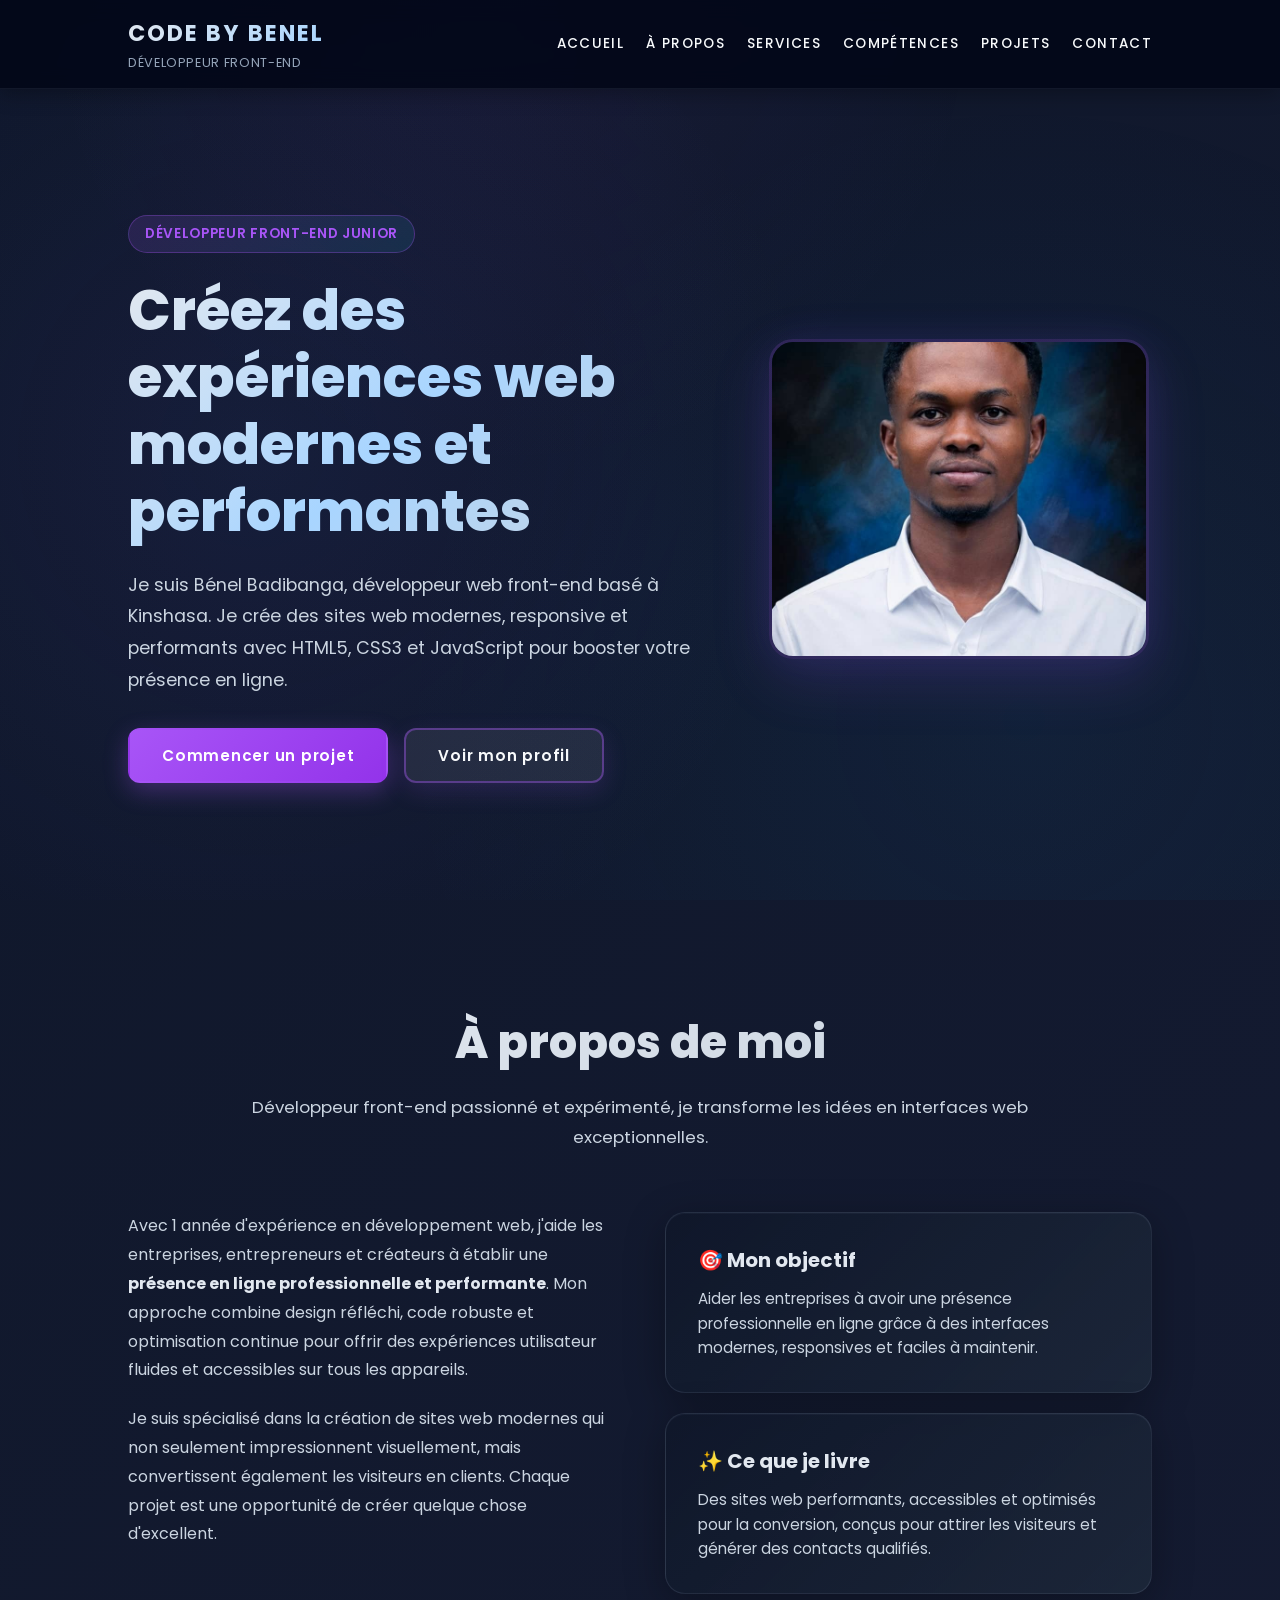
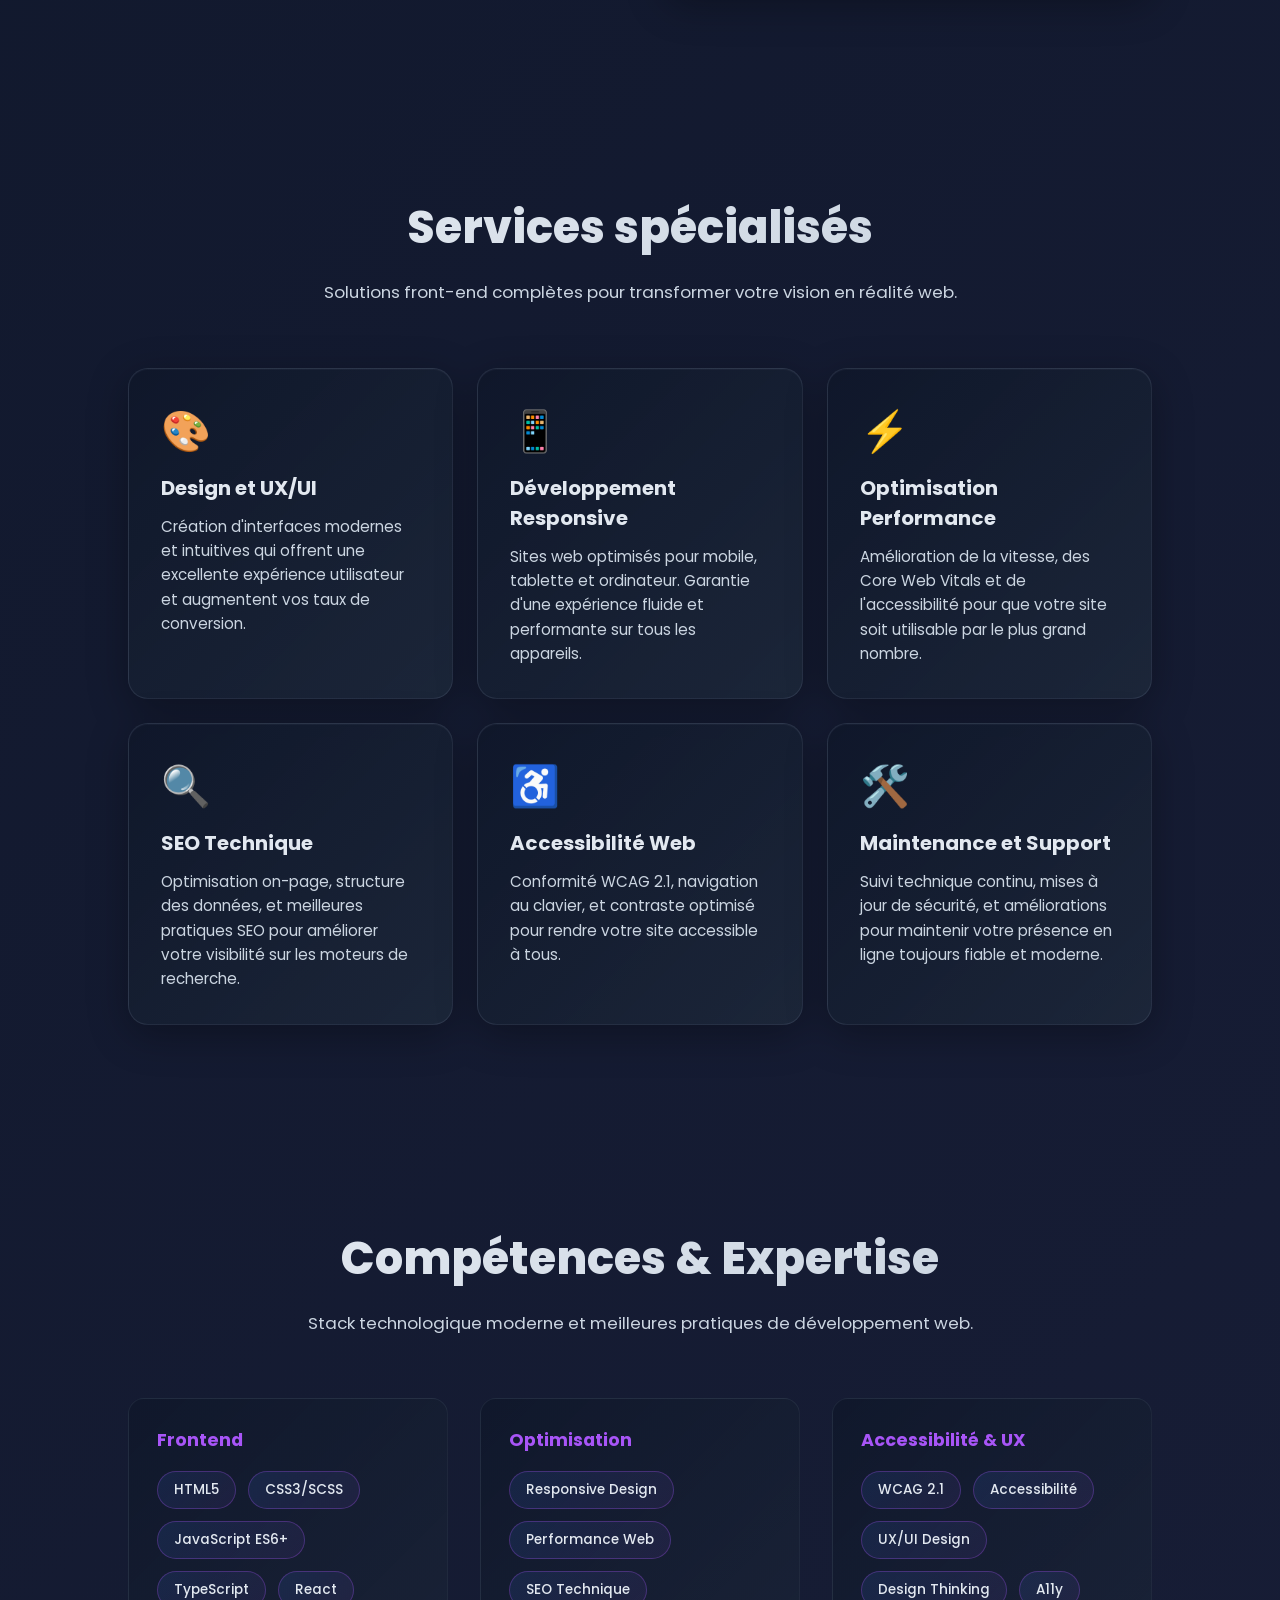
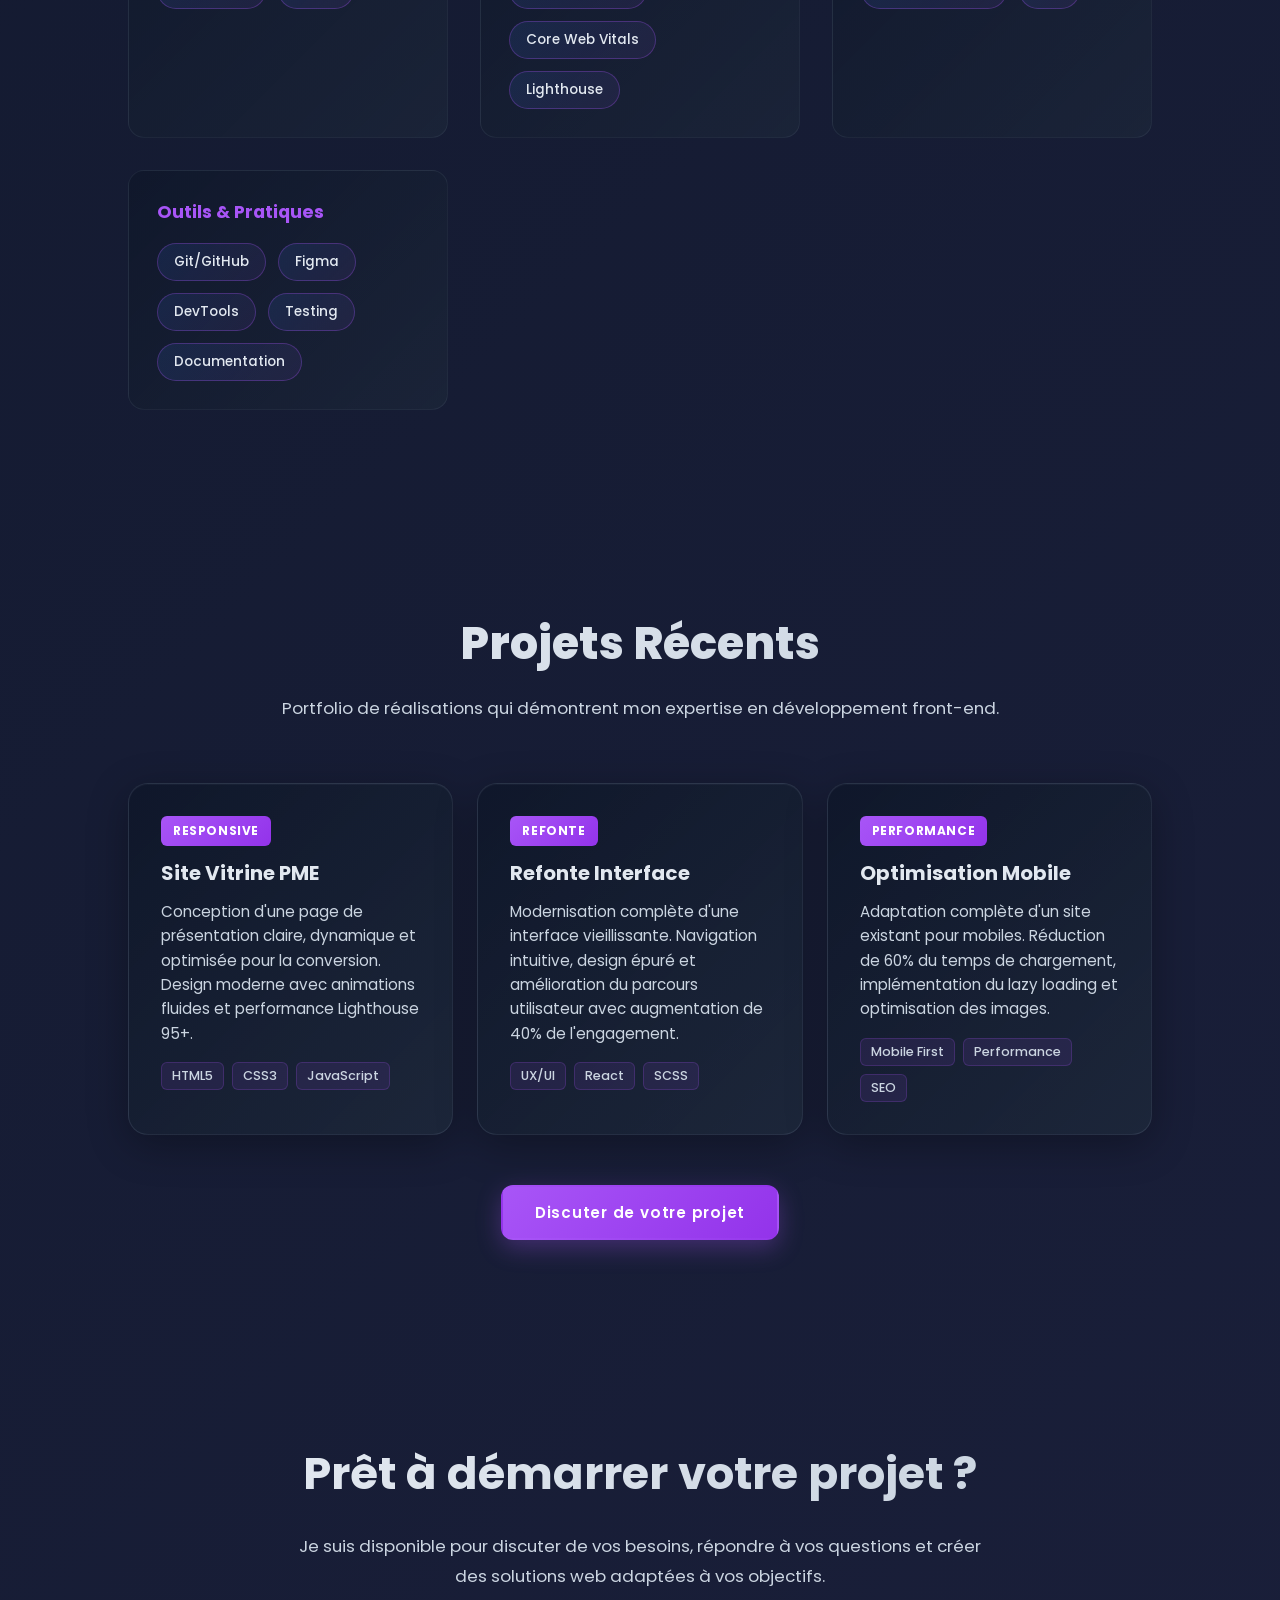
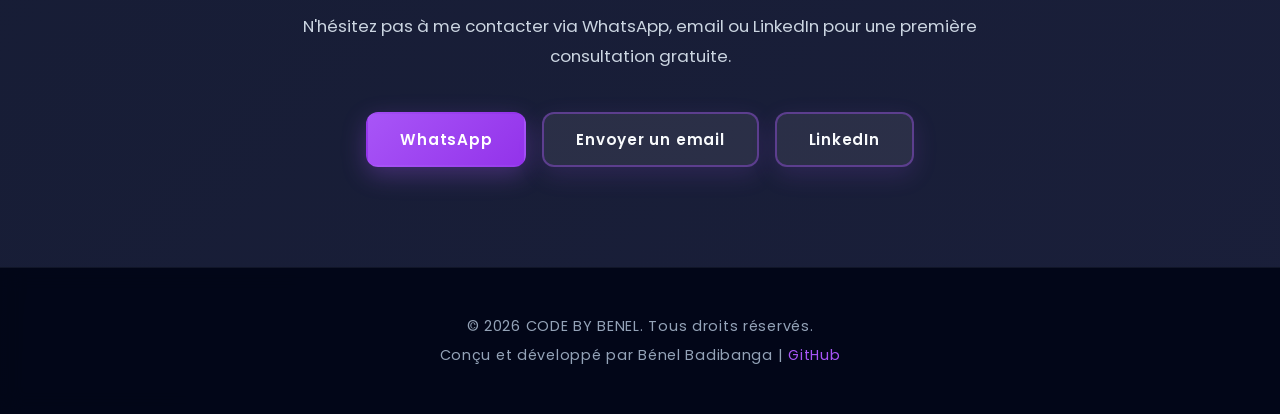
<file: index.html>
﻿<!DOCTYPE html>
<html lang="fr">
<head>
    <meta charset="UTF-8">
    <meta name="viewport" content="width=device-width, initial-scale=1.0">
    <meta name="description" content="Bénel Badibanga | Développeur Web Front-End senior basé à Kinshasa. Création de sites web modernes, performants et accessibles avec HTML5, CSS3, JavaScript. Spécialisé en responsive design, SEO technique et optimisation UX/UI.">
    <meta name="keywords" content="développeur front-end Kinshasa, développeur web RDC, création site web, HTML5 CSS3 JavaScript, responsive design, développeur web senior, optimisation web">
    <meta name="author" content="Bénel Wilva Badibanga">
    <meta name="robots" content="index, follow, max-image-preview:large, max-snippet:-1, max-video-preview:-1">
    <meta name="google-site-verification" content="">
    <meta name="theme-color" content="#0f172a">
    <meta name="mobile-web-app-capable" content="yes">
    <meta name="apple-mobile-web-app-capable" content="yes">
    <!-- ===== OPEN GRAPH (Facebook \ WhatsApp) ==== -->
    <meta property="og:title" content="Bénel Badibanga | Développeur Front-End Senior">
    <meta property="og:description" content="Développeur front-end senior basé à Kinshasa. Création de sites web modernes, performants et accessibles. Spécialisé en HTML5, CSS3, JavaScript et optimisation UX/UI.">
    <meta property="og:image" content="https://ben02-wil.github.io/b-portfolio/images/prof.png">
    <meta property="og:image:width" content="1200">
    <meta property="og:image:height" content="630">
    <meta property="og:image:type" content="image/png">
    <meta property="og:url" content="https://ben02-wil.github.io/b-portfolio/">
    <meta property="og:type" content="website">
    <meta property="og:locale" content="fr_FR">
    <meta property="og:site_name" content="Bénel Badibanga - Développeur Front-End">
    <!-- === Twitter ===-->
    <meta name="twitter:card" content="summary_large_image">
    <meta name="twitter:title" content="Bénel Badibanga | Développeur Front-End Senior">
    <meta name="twitter:description" content="Portfolio professionnel - Création de sites web modernes, responsive et performants.">
    <meta name="twitter:image" content="https://ben02-wil.github.io/b-portfolio/images/prof.png">
    <meta name="twitter:image:alt" content="Photo de profil de Bénel Badibanga">
    <meta name="twitter:creator" content="@benelbadibanga">

    <!-- === FAVICON === -->
      <link rel="icon" type="image/png" href="favicon.png">
      <!-- === CANONICAL URL === -->
       <link rel="canonical" href="https://ben02-wil.github.io/b-portfolio/">
       <!-- === PRELOAD CRITICAL RESOURCES === -->
       <link rel="preload" href="https://fonts.googleapis.com/css2?family=Poppins:wght@400;500;600;700&display=swap" as="style">
    <title>Développeur web Front-End à Kinshasa | Bénel Wilva Badibanga</title>
    <link rel="preconnect" href="https://fonts.googleapis.com">
    <link rel="preconnect" href="https://fonts.gstatic.com" crossorigin>
    <link href="https://fonts.googleapis.com/css2?family=Poppins:wght@400;500;600;700&display=swap" rel="stylesheet">
    <link rel="stylesheet" href="style.css">
    <!-- === STRUCTURED DATA SEO ===-->
     <script type="application/ld+json">
        {
            "@context": "https://schema.org",
            "@graph": [
                {
                    "@type": "Person",
                    "@id": "https://ben02-wil.github.io/b-portfolio/#person",
                    "name": "Bénel Wilva Badibanga",
                    "url": "https://ben02-wil.github.io/b-portfolio/",
                    "jobTitle": "Développeur Web Front-End Senior",
                    "image": "https://ben02-wil.github.io/b-portfolio/images/prof.png",
                    "address": {
                        "@type": "PostalAddress",
                        "addressLocality": "Kinshasa",
                        "addressCountry": "RDC"
                    },
                    "sameAs": [
                        "https://github.com/Ben02-Wil",
                        "https://www.linkedin.com/in/benel-badibanga-068a73367"
                    ],
                    "knowsAbout": [
                        "HTML5",
                        "CSS3",
                        "JavaScript",
                        "Responsive Design",
                        "Accessibility",
                        "SEO Technique",
                        "Performance Web",
                        "UI/UX Design"
                    ],
                    "worksFor": {
                        "@type": "Organization",
                        "@id": "https://ben02-wil.github.io/b-portfolio/#org",
                        "name": "CODE BY BENEL"
                    }
                },
                {
                    "@type": "WebSite",
                    "@id": "https://ben02-wil.github.io/b-portfolio/#website",
                    "url": "https://ben02-wil.github.io/b-portfolio/",
                    "name": "Bénel Badibanga - Développeur Front-End",
                    "description": "Portfolio professionnel d'un développeur front-end senior spécialisé en création de sites web modernes et performants.",
                    "creator": {
                        "@id": "https://ben02-wil.github.io/b-portfolio/#person"
                    },
                    "inLanguage": "fr-FR"
                },
                {
                    "@type": "Organization",
                    "@id": "https://ben02-wil.github.io/b-portfolio/#org",
                    "name": "CODE BY BENEL",
                    "url": "https://ben02-wil.github.io/b-portfolio/",
                    "logo": "https://ben02-wil.github.io/b-portfolio/images/prof.png",
                    "description": "Agence de développement web front-end spécialisée dans la création de sites modernes, responsive et performants.",
                    "sameAs": [
                        "https://github.com/Ben02-Wil",
                        "https://www.linkedin.com/in/benel-badibanga-068a73367"
                    ],
                    "address": {
                        "@type": "PostalAddress",
                        "addressLocality": "Kinshasa",
                        "addressCountry": "RDC"
                    },
                    "contactPoint": {
                        "@type": "ContactPoint",
                        "contactType": "Customer Support",
                        "telephone": "+243-99-505-4743",
                        "email": "badibangabenel@gmail.com"
                    }
                }
            ]
        }
     </script>
</head>
<body>
    <header role="banner">
        <div class="brand">
            <h1 class="logo">CODE BY BENEL</h1>
            <p>Développeur Front-End</p>
        </div>
        <button class="menu-toggle" id="menu-toggle" aria-label="Afficher le menu" aria-expanded="false">
            <span></span>
            <span></span>
            <span></span>
        </button>
        <nav id="menu" role="navigation" aria-label="Navigation principale">
            <a href="#hero">Accueil</a>
            <a href="#about">À propos</a>
            <a href="#services">Services</a>
            <a href="#skills">Compétences</a>
            <a href="#projects">Projets</a>
            <a href="#contact">Contact</a>
        </nav>
    </header>


    <main>
        <!-- HERO -->
        <section class="hero" id="hero" aria-label="Section d'accueil">
            <div class="hero-content">
                <span class="badge">Développeur Front-End Junior</span>
                <h1>Créez des expériences web modernes et performantes</h1>
                <p class="hero-subtitle">Je suis Bénel Badibanga, développeur web front-end basé à Kinshasa. Je crée des sites web modernes, responsive et performants avec HTML5, CSS3 et JavaScript pour booster votre présence en ligne.</p>
                <div class="hero-actions">
                    <a class="btn btn-primary" href="#contact" role="button">Commencer un projet</a>
                    <a class="btn btn-secondary" href="https://www.linkedin.com/in/benel-badibanga-068a73367" target="_blank" rel="noopener noreferrer">Voir mon profil</a>
                </div>
            </div>
            <div class="hero-image">
                <img src="images/profil.jpeg" alt="Photo de profil de Bénel Badibanga, développeur front-end" width="320" height="320" loading="lazy">
            </div>
        </section>


        <!-- A PROPOS-->
        <section class="about" id="about" aria-label="À propos de moi">
            <div class="section-header">
                <h2>À propos de moi</h2>
                <p>Développeur front-end passionné et expérimenté, je transforme les idées en interfaces web exceptionnelles.</p>
            </div>
            <div class="about-content">
                <div class="about-text">
                    <p>Avec 1 année d'expérience en développement web, j'aide les entreprises, entrepreneurs et créateurs à établir une <strong>présence en ligne professionnelle et performante</strong>. Mon approche combine design réfléchi, code robuste et optimisation continue pour offrir des expériences utilisateur fluides et accessibles sur tous les appareils.</p>
                    <p>Je suis spécialisé dans la création de sites web modernes qui non seulement impressionnent visuellement, mais convertissent également les visiteurs en clients. Chaque projet est une opportunité de créer quelque chose d'excellent.</p>
                </div>
                <div class="about-grid">
                    <div class="card">
                        <h3>🎯 Mon objectif</h3>
                        <p>Aider les entreprises à avoir une présence professionnelle en ligne grâce à des interfaces modernes, responsives et faciles à maintenir.</p>
                    </div>
                    <div class="card">
                        <h3>✨ Ce que je livre</h3>
                        <p>Des sites web performants, accessibles et optimisés pour la conversion, conçus pour attirer les visiteurs et générer des contacts qualifiés.</p>
                    </div>
                </div>
            </div>
        </section>
     
        <!-- SERVICES -->
        <section class="services" id="services" aria-label="Mes services">
            <div class="section-header">
                <h2>Services spécialisés</h2>
                <p>Solutions front-end complètes pour transformer votre vision en réalité web.</p>
            </div>
            <div class="card-grid">
                <article class="card service-card">
                    <div class="card-icon">🎨</div>
                    <h3>Design et UX/UI</h3>
                    <p>Création d'interfaces modernes et intuitives qui offrent une excellente expérience utilisateur et augmentent vos taux de conversion.</p>
                </article>
                <article class="card service-card">
                    <div class="card-icon">📱</div>
                    <h3>Développement Responsive</h3>
                    <p>Sites web optimisés pour mobile, tablette et ordinateur. Garantie d'une expérience fluide et performante sur tous les appareils.</p>
                </article>
                <article class="card service-card">
                    <div class="card-icon">⚡</div>
                    <h3>Optimisation Performance</h3>
                    <p>Amélioration de la vitesse, des Core Web Vitals et de l'accessibilité pour que votre site soit utilisable par le plus grand nombre.</p>
                </article>
                <article class="card service-card">
                    <div class="card-icon">🔍</div>
                    <h3>SEO Technique</h3>
                    <p>Optimisation on-page, structure des données, et meilleures pratiques SEO pour améliorer votre visibilité sur les moteurs de recherche.</p>
                </article>
                <article class="card service-card">
                    <div class="card-icon">♿</div>
                    <h3>Accessibilité Web</h3>
                    <p>Conformité WCAG 2.1, navigation au clavier, et contraste optimisé pour rendre votre site accessible à tous.</p>
                </article>
                <article class="card service-card">
                    <div class="card-icon">🛠️</div>
                    <h3>Maintenance et Support</h3>
                    <p>Suivi technique continu, mises à jour de sécurité, et améliorations pour maintenir votre présence en ligne toujours fiable et moderne.</p>
                </article>
            </div>
        </section>
        <!-- COMPETENCES -->
        <section class="skills" id="skills" aria-label="Mes compétences">
            <div class="section-header">
                <h2>Compétences & Expertise</h2>
                <p>Stack technologique moderne et meilleures pratiques de développement web.</p>
            </div>
            <div class="skills-container">
                <div class="skill-category">
                    <h3>Frontend</h3>
                    <div class="skill-list">
                        <span class="skill-chip">HTML5</span>
                        <span class="skill-chip">CSS3/SCSS</span>
                        <span class="skill-chip">JavaScript ES6+</span>
                        <span class="skill-chip">TypeScript</span>
                        <span class="skill-chip">React</span>
                    </div>
                </div>
                <div class="skill-category">
                    <h3>Optimisation</h3>
                    <div class="skill-list">
                        <span class="skill-chip">Responsive Design</span>
                        <span class="skill-chip">Performance Web</span>
                        <span class="skill-chip">SEO Technique</span>
                        <span class="skill-chip">Core Web Vitals</span>
                        <span class="skill-chip">Lighthouse</span>
                    </div>
                </div>
                <div class="skill-category">
                    <h3>Accessibilité & UX</h3>
                    <div class="skill-list">
                        <span class="skill-chip">WCAG 2.1</span>
                        <span class="skill-chip">Accessibilité</span>
                        <span class="skill-chip">UX/UI Design</span>
                        <span class="skill-chip">Design Thinking</span>
                        <span class="skill-chip">A11y</span>
                    </div>
                </div>
                <div class="skill-category">
                    <h3>Outils & Pratiques</h3>
                    <div class="skill-list">
                        <span class="skill-chip">Git/GitHub</span>
                        <span class="skill-chip">Figma</span>
                        <span class="skill-chip">DevTools</span>
                        <span class="skill-chip">Testing</span>
                        <span class="skill-chip">Documentation</span>
                    </div>
                </div>
            </div>
        </section>

        <!-- PROJETS -->
        <section class="projects" id="projects" aria-label="Mes projets récents">
            <div class="section-header">
                <h2>Projets Récents</h2>
                <p>Portfolio de réalisations qui démontrent mon expertise en développement front-end.</p>
            </div>
            <div class="card-grid">
                <article class="card project-card">
                    <div class="project-tag">Responsive</div>
                    <h3>Site Vitrine PME</h3>
                    <p>Conception d'une page de présentation claire, dynamique et optimisée pour la conversion. Design moderne avec animations fluides et performance Lighthouse 95+.</p>
                    <div class="project-tech">
                        <span>HTML5</span>
                        <span>CSS3</span>
                        <span>JavaScript</span>
                    </div>
                </article>
                <article class="card project-card">
                    <div class="project-tag">Refonte</div>
                    <h3>Refonte Interface</h3>
                    <p>Modernisation complète d'une interface vieillissante. Navigation intuitive, design épuré et amélioration du parcours utilisateur avec augmentation de 40% de l'engagement.</p>
                    <div class="project-tech">
                        <span>UX/UI</span>
                        <span>React</span>
                        <span>SCSS</span>
                    </div>
                </article>
                <article class="card project-card">
                    <div class="project-tag">Performance</div>
                    <h3>Optimisation Mobile</h3>
                    <p>Adaptation complète d'un site existant pour mobiles. Réduction de 60% du temps de chargement, implémentation du lazy loading et optimisation des images.</p>
                    <div class="project-tech">
                        <span>Mobile First</span>
                        <span>Performance</span>
                        <span>SEO</span>
                    </div>
                </article>
            </div>
            <div class="projects-cta">
                <a href="#contact" class="btn btn-primary">Discuter de votre projet</a>
            </div>
        </section>

        <!-- CONTACT -->
        <section class="contact" id="contact" aria-label="Me contacter">
            <div class="contact-container">
                <div class="contact-content">
                    <h2>Prêt à démarrer votre projet ?</h2>
                    <p>Je suis disponible pour discuter de vos besoins, répondre à vos questions et créer des solutions web adaptées à vos objectifs.</p>
                    <p>N'hésitez pas à me contacter via WhatsApp, email ou LinkedIn pour une première consultation gratuite.</p>
                </div>
                <div class="contact-actions">
                    <a class="btn btn-primary" href="https://wa.me/+243995054743" target="_blank" rel="noopener noreferrer">
                         WhatsApp
                    </a>
                    <a class="btn btn-secondary" href="mailto:badibangabenel@gmail.com">
                         Envoyer un email
                    </a>
                    <a class="btn btn-secondary" href="https://www.linkedin.com/in/benel-badibanga-068a73367" target="_blank" rel="noopener noreferrer">
                         LinkedIn
                    </a>
                </div>
            </div>
        </section>
    </main>

    <footer role="contentinfo">
        <div class="footer-content">
            <p>&copy; 2026 CODE BY BENEL. Tous droits réservés.</p>
            <p>Conçu et développé par Bénel Badibanga | <a href="https://github.com/Ben02-Wil" target="_blank" rel="noopener noreferrer">GitHub</a></p>
        </div>
    </footer>

    <script src="script.js" defer></script>
</body>
</html>
</file>
<file: style.css>
* {
    margin: 0;
    padding: 0;
    box-sizing: border-box;
    font-family: 'Poppins', sans-serif;
}

html,
body {
    scroll-behavior: smooth;
    scroll-padding-top: 100px;
}

body {
    background: linear-gradient(135deg, #0f172a 0%, #1a1f3a 100%);
    color: #F8FAFC;
    min-height: 100vh;
    overflow-x: hidden;
}

body::before {
    content: '';
    position: fixed;
    inset: 0;
    background: 
        radial-gradient(circle at 20% 50%, rgba(99, 102, 241, 0.08), transparent 50%),
        radial-gradient(circle at 80% 80%, rgba(14, 165, 233, 0.06), transparent 50%),
        radial-gradient(circle at 40% 0%, rgba(168, 85, 247, 0.05), transparent 40%);
    pointer-events: none;
    z-index: 0;
}

/* ===== HEADER & NAVIGATION ===== */
header {
    display: flex;
    justify-content: space-between;
    align-items: center;
    gap: 20px;
    padding: 16px 10%;
    background: rgba(2, 6, 23, 0.85);
    backdrop-filter: blur(10px);
    border-bottom: 1px solid rgba(148, 163, 184, 0.1);
    position: sticky;
    top: 0;
    z-index: 100;
    box-shadow: 0 4px 20px rgba(0, 0, 0, 0.3);
}

.brand {
    display: flex;
    flex-direction: column;
    gap: 4px;
}

.logo {
    font-size: 1.4rem;
    letter-spacing: 2px;
    font-weight: 700;
    background: linear-gradient(135deg, #e2e8f0 0%, #a8d5ff 100%);
    -webkit-background-clip: text;
    -webkit-text-fill-color: transparent;
    background-clip: text;
    margin: 0;
}

.brand p {
    font-size: 0.8rem;
    color: #94a3b8;
    letter-spacing: 0.05em;
    margin: 0;
    text-transform: uppercase;
}

.menu-toggle {
    display: none;
    flex-direction: column;
    justify-content: center;
    align-items: center;
    gap: 5px;
    background: none;
    border: none;
    cursor: pointer;
    padding: 8px;
    z-index: 101;
}

.menu-toggle span {
    width: 24px;
    height: 2px;
    background: #f8fafc;
    transition: all 0.3s ease;
    border-radius: 2px;
}

.menu-toggle.active span:nth-child(1) {
    transform: rotate(45deg) translate(8px, 8px);
}

.menu-toggle.active span:nth-child(2) {
    opacity: 0;
}

.menu-toggle.active span:nth-child(3) {
    transform: rotate(-45deg) translate(8px, -8px);
}

#menu {
    display: flex;
    gap: 22px;
    flex-wrap: wrap;
}

nav a {
    color: #f8fafc;
    text-decoration: none;
    text-transform: uppercase;
    font-size: 0.85rem;
    letter-spacing: 0.1em;
    font-weight: 500;
    position: relative;
    transition: color 0.3s ease;
}

nav a::after {
    content: '';
    position: absolute;
    bottom: -4px;
    left: 0;
    width: 0;
    height: 2px;
    background: linear-gradient(90deg, #a855f7, #22d3ee);
    transition: width 0.3s ease;
}

nav a:hover {
    color: #a855f7;
}

nav a:hover::after {
    width: 100%;
}

/* ===== HERO SECTION ===== */
.hero {
    display: grid;
    grid-template-columns: 1.2fr 0.8fr;
    align-items: center;
    gap: 60px;
    padding: 100px 10%;
    position: relative;
    z-index: 1;
    min-height: calc(100vh - 80px);
}

.hero-content {
    max-width: 620px;
}

.badge {
    display: inline-block;
    padding: 8px 16px;
    background: linear-gradient(135deg, rgba(168, 85, 247, 0.15) 0%, rgba(34, 211, 238, 0.1) 100%);
    border: 1px solid rgba(168, 85, 247, 0.3);
    border-radius: 999px;
    color: #a855f7;
    font-size: 0.85rem;
    font-weight: 600;
    letter-spacing: 0.05em;
    text-transform: uppercase;
    margin-bottom: 24px;
}

.hero h1 {
    font-size: 3.5rem;
    line-height: 1.2;
    margin-bottom: 24px;
    background: linear-gradient(135deg, #e2e8f0 0%, #a8d5ff 50%, #cbd5e1 100%);
    -webkit-background-clip: text;
    -webkit-text-fill-color: transparent;
    background-clip: text;
    font-weight: 800;
}

.hero-subtitle {
    color: #cbd5e1;
    font-size: 1.1rem;
    line-height: 1.8;
    margin-bottom: 32px;
    max-width: 100%;
}

.hero-image {
    display: flex;
    align-items: center;
    justify-content: center;
}

.hero-image img {
    width: 100%;
    max-width: 380px;
    border-radius: 24px;
    border: 3px solid rgba(168, 85, 247, 0.2);
    box-shadow: 0 20px 60px rgba(168, 85, 247, 0.15), 0 0 40px rgba(99, 102, 241, 0.1);
    transition: all 0.3s ease;
    object-fit: cover;
}

.hero-image img:hover {
    border-color: rgba(168, 85, 247, 0.4);
    box-shadow: 0 30px 80px rgba(60, 30, 88, 0.25), 0 0 50px rgba(99, 102, 241, 0.15);
    transform: translateY(-8px);
}

/* ===== BUTTONS ===== */
.hero-actions {
    display: flex;
    flex-wrap: wrap;
    gap: 16px;
    margin-top: 32px;
}

.btn {
    display: inline-flex;
    align-items: center;
    justify-content: center;
    padding: 14px 32px;
    border-radius: 12px;
    text-decoration: none;
    transition: all 0.3s cubic-bezier(0.4, 0, 0.2, 1);
    font-weight: 600;
    font-size: 0.95rem;
    letter-spacing: 0.05em;
    border: 2px solid transparent;
    cursor: pointer;
    position: relative;
    overflow: hidden;
}

.btn-primary {
    background: linear-gradient(135deg, #a855f7 0%, #9333ea 100%);
    color: #fff;
    box-shadow: 0 8px 24px rgba(168, 85, 247, 0.3);
}

.btn-primary:hover {
    transform: translateY(-3px);
    box-shadow: 0 16px 36px rgba(168, 85, 247, 0.4);
    background: #0f172a;
    color: #fff;
}

.btn-secondary {
    background: rgba(255, 255, 255, 0.08);
    color: #f8fafc;
    border: 2px solid rgba(168, 85, 247, 0.4);
    box-shadow: 0 8px 24px rgba(168, 85, 247, 0.15);
}

.btn-secondary:hover {
    background: rgba(168, 85, 247, 0.15);
    border-color: rgba(168, 85, 247, 0.8);
    box-shadow: 0 16px 36px rgba(168, 85, 247, 0.25);
    transform: translateY(-3px);
}

/* ===== SECTIONS ===== */
.about,
.services,
.skills,
.projects,
.contact {
    padding: 100px 10%;
    position: relative;
    z-index: 1;
}

.section-header {
    text-align: center;
    margin-bottom: 60px;
    max-width: 800px;
    margin-left: auto;
    margin-right: auto;
}

.section-header h2 {
    font-size: 2.8rem;
    margin-bottom: 16px;
    background: linear-gradient(135deg, #e2e8f0 0%, #cbd5e1 100%);
    -webkit-background-clip: text;
    -webkit-text-fill-color: transparent;
    background-clip: text;
    font-weight: 800;
}

.section-header p {
    color: #cbd5e1;
    font-size: 1.05rem;
    line-height: 1.8;
}

h2 {
    font-size: 2.5rem;
    margin-bottom: 1.5rem;
    text-align: center;
    background: linear-gradient(135deg, #e2e8f0 0%, #cbd5e1 100%);
    -webkit-background-clip: text;
    -webkit-text-fill-color: transparent;
    background-clip: text;
    font-weight: 700;
}

h3 {
    color: #e2e8f0;
    font-weight: 600;
}

/* ===== ABOUT SECTION ===== */
.about-content {
    display: grid;
    grid-template-columns: 1fr 1fr;
    gap: 50px;
    align-items: start;
}

.about-text p {
    color: #cbd5e1;
    line-height: 1.8;
    font-size: 1rem;
    margin-bottom: 20px;
}

.about-text strong {
    color: #e2e8f0;
}

.about-grid {
    display: grid;
    grid-template-columns: 1fr;
    gap: 20px;
}

/* ===== CARDS ===== */
.card-grid {
    display: grid;
    grid-template-columns: repeat(auto-fit, minmax(300px, 1fr));
    gap: 24px;
    margin-top: 40px;
}

.card {
    background: linear-gradient(135deg, rgba(15, 23, 42, 0.95) 0%, rgba(30, 41, 59, 0.8) 100%);
    border: 1.5px solid rgba(148, 163, 184, 0.15);
    padding: 32px;
    border-radius: 20px;
    box-shadow: 0 10px 40px rgba(0, 0, 0, 0.3), 
                inset 0 1px 0 rgba(148, 163, 184, 0.05);
    transition: all 0.3s cubic-bezier(0.4, 0, 0.2, 1);
    backdrop-filter: blur(10px);
}

.card:hover {
    transform: translateY(-8px);
    border-color: rgba(168, 85, 247, 0.3);
    box-shadow: 0 20px 60px rgba(168, 85, 247, 0.15),
                inset 0 1px 0 rgba(148, 163, 184, 0.1);
}

.card h3 {
    margin-bottom: 12px;
    color: #e2e8f0;
    font-size: 1.25rem;
    font-weight: 700;
}

.card p {
    color: #cbd5e1;
    line-height: 1.6;
    font-size: 0.95rem;
}

/* ===== SERVICES ===== */
.service-card {
    position: relative;
}

.card-icon {
    font-size: 2.5rem;
    margin-bottom: 12px;
    display: block;
}

.service-card h3 {
    font-size: 1.25rem;
}

/* ===== SKILLS ===== */
.skills-container {
    display: grid;
    grid-template-columns: repeat(auto-fit, minmax(280px, 1fr));
    gap: 32px;
    max-width: 1200px;
    margin: 40px auto 0;
}

.skill-category {
    background: linear-gradient(135deg, rgba(15, 23, 42, 0.8) 0%, rgba(30, 41, 59, 0.6) 100%);
    padding: 28px;
    border-radius: 16px;
    border: 1px solid rgba(148, 163, 184, 0.1);
}

.skill-category h3 {
    font-size: 1.1rem;
    margin-bottom: 18px;
    color: #a855f7;
    font-weight: 700;
}

.skill-list {
    display: flex;
    flex-wrap: wrap;
    gap: 12px;
    justify-content: flex-start;
    margin: 0;
}

.skill-chip {
    padding: 8px 16px;
    border-radius: 999px;
    background: linear-gradient(135deg, rgba(59, 130, 246, 0.12) 0%, rgba(168, 85, 247, 0.08) 100%);
    color: #e2e8f0;
    border: 1.5px solid rgba(168, 85, 247, 0.3);
    font-weight: 500;
    font-size: 0.85rem;
    transition: all 0.3s cubic-bezier(0.4, 0, 0.2, 1);
    cursor: default;
}

.skill-chip:hover {
    background: linear-gradient(135deg, rgba(59, 130, 246, 0.2) 0%, rgba(168, 85, 247, 0.15) 100%);
    border-color: rgba(168, 85, 247, 0.6);
    transform: scale(1.08);
    box-shadow: 0 4px 12px rgba(168, 85, 247, 0.2);
}

/* ===== PROJECTS ===== */
.project-card {
    position: relative;
    overflow: hidden;
}

.project-tag {
    display: inline-block;
    padding: 6px 12px;
    background: linear-gradient(135deg, #a855f7 0%, #9333ea 100%);
    color: #fff;
    border-radius: 6px;
    font-size: 0.75rem;
    font-weight: 700;
    letter-spacing: 0.05em;
    margin-bottom: 12px;
    text-transform: uppercase;
}

.project-tech {
    display: flex;
    flex-wrap: wrap;
    gap: 8px;
    margin-top: 16px;
}

.project-tech span {
    display: inline-block;
    padding: 4px 10px;
    background: rgba(168, 85, 247, 0.1);
    border: 1px solid rgba(168, 85, 247, 0.2);
    color: #cbd5e1;
    border-radius: 6px;
    font-size: 0.8rem;
    font-weight: 500;
}

.projects-cta {
    text-align: center;
    margin-top: 50px;
}

/* ===== CONTACT ===== */
.contact-container {
    max-width: 700px;
    margin: 0 auto;
    text-align: center;
}

.contact-container h2 {
    font-size: 2.8rem;
    margin-bottom: 24px;
}

.contact-container p {
    color: #cbd5e1;
    font-size: 1.05rem;
    line-height: 1.8;
    margin-bottom: 20px;
}

.contact-actions {
    display: flex;
    flex-wrap: wrap;
    gap: 16px;
    justify-content: center;
    margin-top: 40px;
}

/* ===== FOOTER ===== */
footer {
    text-align: center;
    padding: 40px 10%;
    background: rgba(2, 6, 23, 0.95);
    backdrop-filter: blur(10px);
    color: #94a3b8;
    border-top: 1px solid rgba(148, 163, 184, 0.1);
    font-size: 0.9rem;
    letter-spacing: 0.05em;
}

.footer-content {
    max-width: 600px;
    margin: 0 auto;
}

footer p {
    margin: 8px 0;
}

footer a {
    color: #a855f7;
    text-decoration: none;
    transition: color 0.3s ease;
}

footer a:hover {
    color: #cbd5e1;
    text-decoration: underline;
}

/* ===== ANIMATIONS ===== */
@keyframes fadeInUp {
    from {
        opacity: 0;
        transform: translateY(20px);
    }
    to {
        opacity: 1;
        transform: translateY(0);
    }
}

.animate-on-scroll {
    animation: fadeInUp 0.6s ease-out forwards;
    animation-delay: 100ms;
    opacity: 0;
}

.fade-in {
    animation: fadeInUp 0.6s ease-out forwards;
}

/* ===== ACCESSIBILITY ===== */
@media (prefers-reduced-motion: reduce) {
    * {
        animation-duration: 0.01ms !important;
        animation-iteration-count: 1 !important;
        transition-duration: 0.01ms !important;
        scroll-behavior: auto !important;
    }
}

@media (prefers-color-scheme: dark) {
    /* Les styles sombres sont déjà le défaut */
}

/* ===== RESPONSIVE DESIGN ===== */
@media (max-width: 980px) {
    .hero {
        grid-template-columns: 1fr;
        gap: 40px;
    }

    .hero-image {
        display: flex;
        justify-content: center;
        order: -1;
    }

    .hero h1 {
        font-size: 2.8rem;
    }

    .about-content {
        grid-template-columns: 1fr;
        gap: 30px;
    }
}

@media (max-width: 768px) {
    header {
        flex-direction: column;
        align-items: flex-start;
        gap: 16px;
        padding: 12px 6%;
    }

    .menu-toggle {
        display: flex;
        position: absolute;
        right: 6%;
        top: 12px;
    }

    #menu {
        display: none;
        flex-direction: column;
        width: 100%;
        gap: 8px;
        margin-top: 12px;
        padding: 12px 0;
        background: rgba(15, 23, 42, 0.95);
        border-radius: 12px;
    }

    #menu.active {
        display: flex;
    }

    nav a {
        font-size: 0.85rem;
        padding: 10px 12px;
        display: block;
    }

    .hero,
    .about,
    .services,
    .skills,
    .projects,
    .contact {
        padding: 60px 6%;
    }

    .hero h1 {
        font-size: 2.2rem;
    }

    .section-header h2 {
        font-size: 2.2rem;
    }

    h2 {
        font-size: 1.8rem;
        margin-bottom: 1rem;
    }

    .card-grid {
        grid-template-columns: 1fr;
    }

    .btn {
        padding: 12px 24px;
        font-size: 0.9rem;
    }

    .hero-actions,
    .contact-actions {
        flex-direction: column;
    }

    .btn {
        width: 100%;
    }

    .skill-category {
        padding: 20px;
    }

    .skills-container {
        grid-template-columns: 1fr;
    }
}

@media (max-width: 520px) {
    header {
        padding: 12px 4%;
    }

    .logo {
        font-size: 1.1rem;
        letter-spacing: 1px;
    }

    .brand p {
        font-size: 0.75rem;
    }

    nav a {
        font-size: 0.8rem;
    }

    .hero {
        padding: 40px 4%;
        gap: 24px;
    }

    .hero h1 {
        font-size: 1.8rem;
        line-height: 1.3;
    }

    .hero-subtitle {
        font-size: 1rem;
    }

    .badge {
        font-size: 0.75rem;
        padding: 6px 12px;
    }

    .hero-image img {
        max-width: 280px;
    }

    .about,
    .services,
    .skills,
    .projects,
    .contact {
        padding: 40px 4%;
    }

    .section-header {
        margin-bottom: 30px;
    }

    .section-header h2 {
        font-size: 1.6rem;
    }

    .section-header p {
        font-size: 0.95rem;
    }

    h2 {
        font-size: 1.5rem;
    }

    h3 {
        font-size: 1.05rem;
    }

    .about-text p {
        font-size: 0.95rem;
    }

    .card {
        padding: 20px;
    }

    .card h3 {
        font-size: 1.1rem;
    }

    .card p {
        font-size: 0.9rem;
    }

    .card-icon {
        font-size: 2rem;
    }

    .skill-chip {
        padding: 6px 12px;
        font-size: 0.8rem;
    }

    .project-tech span {
        font-size: 0.75rem;
        padding: 3px 8px;
    }

    footer {
        padding: 30px 4%;
    }

    footer p {
        font-size: 0.85rem;
    }
}
</file>
